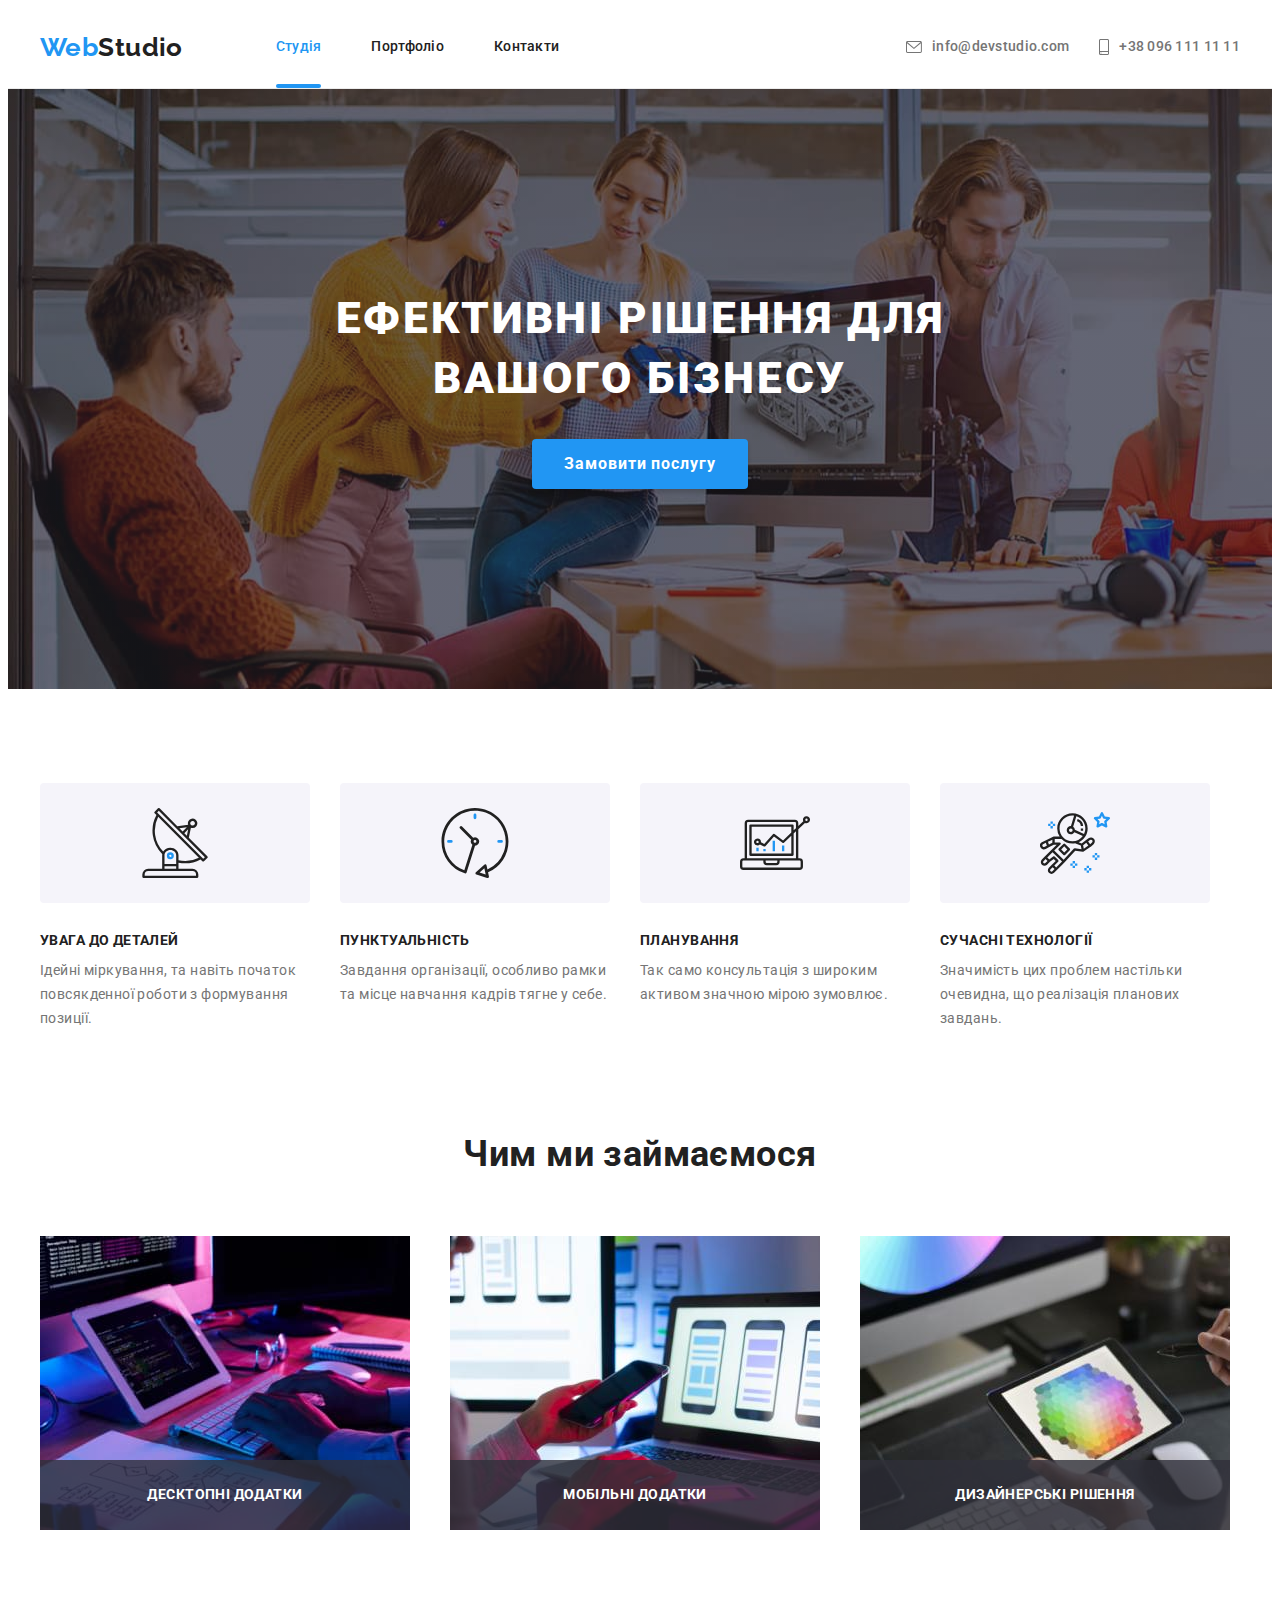
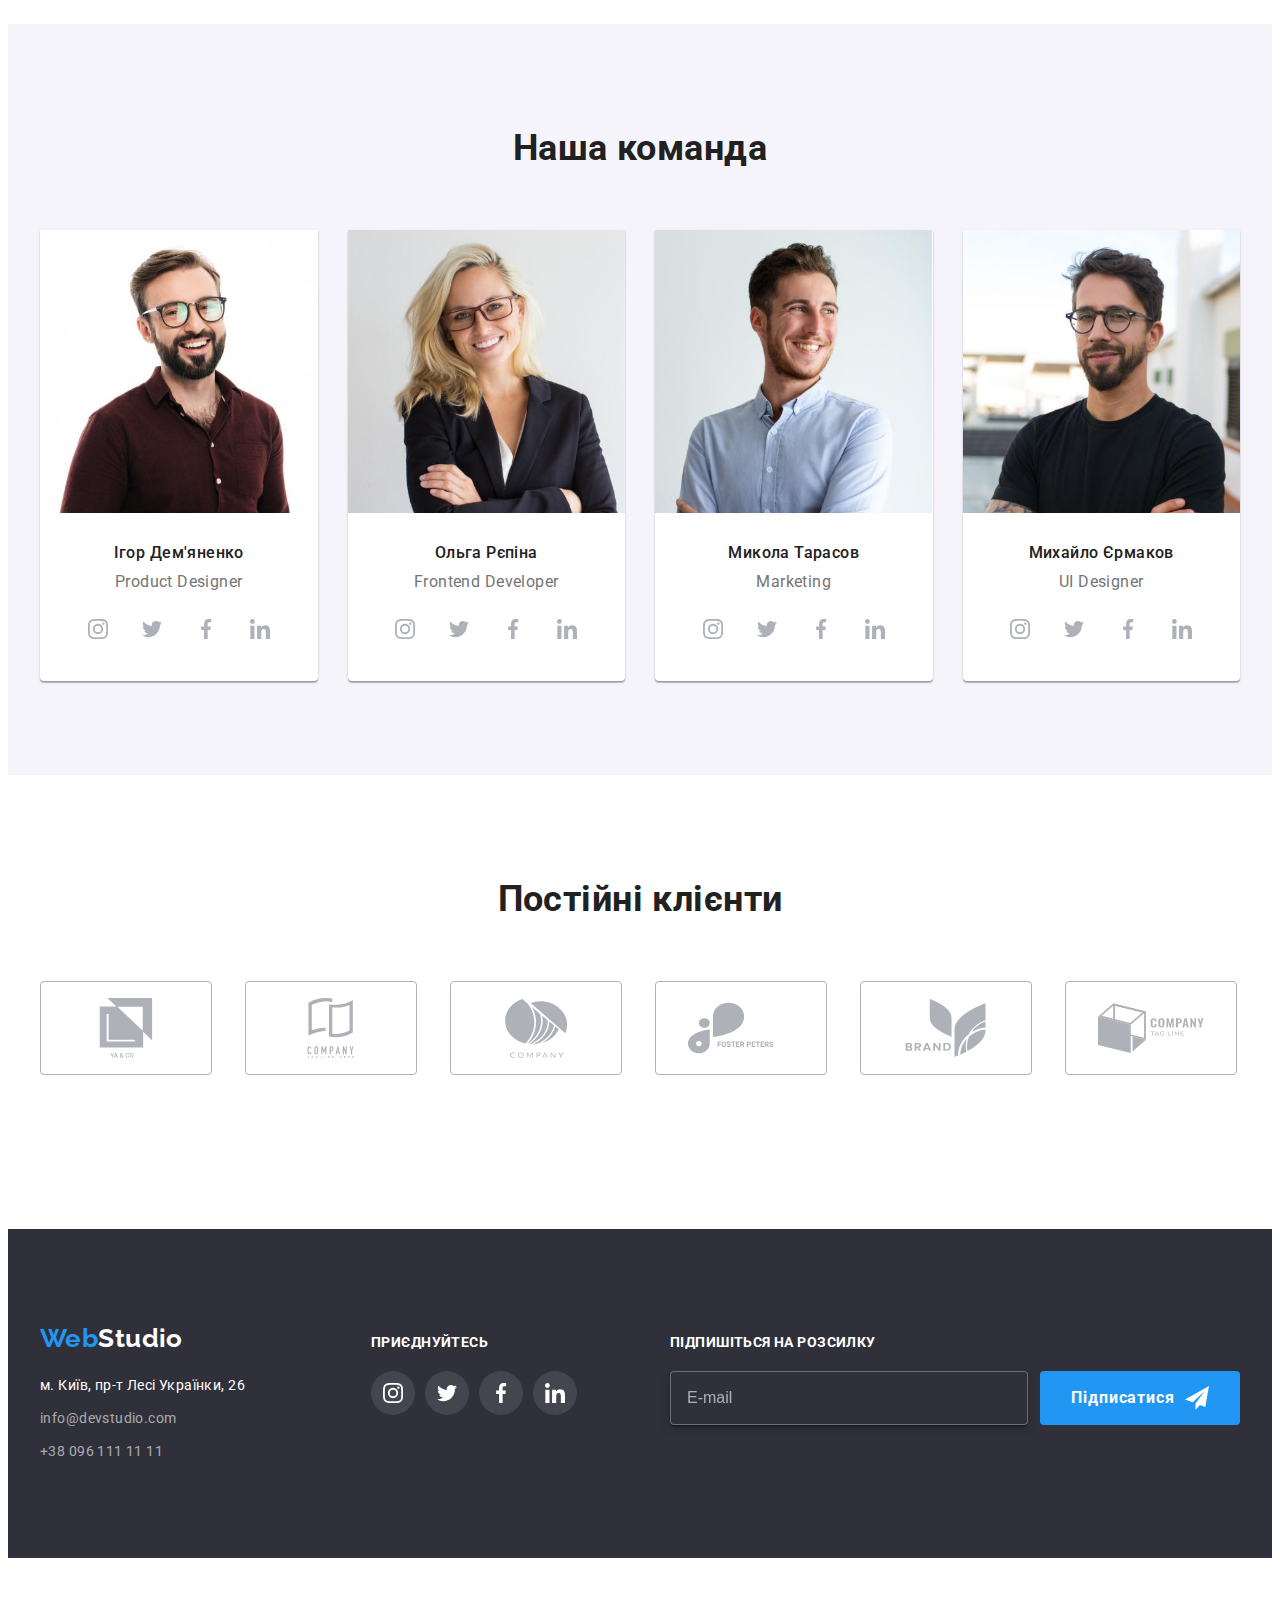
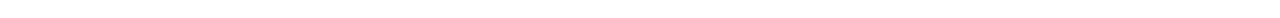
<file: index.html>
<!DOCTYPE html>
<html lang="uk">
  <head>
    <meta charset="UTF-8">
    <meta http-equiv="X-UA-Compatible" content="IE=edge">
    <meta name="viewport" content="width=device-width, initial-scale=1.0">
    <title>Студія</title>
    <link rel="preconnect" href="https://fonts.googleapis.com">
    <link rel="preconnect" href="https://fonts.gstatic.com" crossorigin>
    <link
      href="https://fonts.googleapis.com/css2?family=Raleway:wght@700&family=Roboto:wght@400;500;700;900&display=swap"
      rel="stylesheet">
    <link
      rel="stylesheet"
      href="https://cdnjs.cloudflare.com/ajax/libs/modern-normalize/1.1.0/modern-normalize.min.css"
      integrity="sha512-wpPYUAdjBVSE4KJnH1VR1HeZfpl1ub8YT/NKx4PuQ5NmX2tKuGu6U/JRp5y+Y8XG2tV+wKQpNHVUX03MfMFn9Q=="
      crossorigin="anonymous"
      referrerpolicy="no-referrer">
    <link rel="stylesheet" href="./css/main.min.css">
  </head>
  <body>
    <!--start header-->
    <header class="header">
      <div class="container header__container">
        <!--start novigation-->
        <nav class="navigation">
          <a class="logo header__logo link" href="./index.html">Web<span class="logo_theme_wight">Studio</span>
          </a>
          <ul class="nav-list list">
            <li class="nav-list__item">
              <a class="nav-list__link current link" href="./index.html"
                >Студія</a
              >
            </li>
            <li class="nav-list__item">
              <a class="nav-list__link link" href="./portfolio.html"
                >Портфоліо</a
              >
            </li>
            <li class="nav-list__item">
              <a class="nav-list__link link" href="">Контакти</a>
            </li>
          </ul>
        </nav>
        <!--start menu-->
        <button title="button" class="mobile-menu-btn" data-menu-open>
          <svg class="modal-menu-btn__icon" width="40" height="40">
            <use href="./img/sprite.svg#burger-menu-icon"></use>
          </svg>
        </button> 
        <!--start activ contacts-->
        <ul class="contacts-list list">
          <li class="contacts-list__item contacts-list__item-mail">
            <a class="contacts-list__link link" href="mailto:info@devstudio.com">
              <svg class="envelope" width="16" height="12">
                <use href="./img/sprite.svg#envelope"></use>
              </svg>
              info@devstudio.com
            </a>
          </li>
          <li class="contacts-list__item">
            <a class="contacts-list__link link" href="tel:+380961111111">
              <svg class="smartphone" width="10" height="16">
                <use href="./img/sprite.svg#smartphone"></use>
              </svg>
              +38 096 111 11 11
            </a>
          </li>
        </ul>
      </div>
      <!--end novigation, activ contacts, header-->
      <!--start mobile-menu-->
      <div class="mobile-menu" data-menu>
        <div class="container mobile-menu__container">
          <button title="button" class="mobile-menu__close-button" data-menu-close>
            <svg class="mobile-menu__close-icon" width="40" height="40">
              <use href="./img/sprite.svg#icon-close-menu"></use>
            </svg>
          </button>
          <ul class="mobile-menu-list list">
            <li class="mobile-menu-list__item"><a class="mobile-menu-list__link current link" href="./index.html">Студія</a></li>
            <li class="mobile-menu-list__item"><a class="mobile-menu-list__link link" href="./portfolio.html">Портфоліо</a></li>
            <li class="mobile-menu-list__item"><a class="mobile-menu-list__link link" href="">Контакти</a></li>
          </ul>
          <ul class="mobile-contacts-list">
            <li class="mobile-contacts-list__item-tel list"><a class="mobile-contacts-list__link-tel link" href="tel:+380961111111">+38 096 111 11 11</a></li>
            <li class="mobile-contacts-list__item-mail list"><a class="mobile-contacts-list__link-mail link" href="mailto:info@devstudio.com">info@devstudio.com</a></li>
          </ul>
          <ul class="mobile-social-list list">
            <li class="mobile-social-list__item"><a class="mobile-social-list__link link" href="">Instagram</a></li>
            <li class="mobile-social-list__item"><a class="mobile-social-list__link link" href="">Twitter</a></li>
            <li class="mobile-social-list__item"><a class="mobile-social-list__link link" href="">Facebook</a></li>
            <li class="mobile-social-list__item"><a class="mobile-social-list__link link" href="">LinkedIn</a></li>
          </ul>
        </div>
      </div>
    </header>
    <main>
      <!--start hero-->
      <section class="hero">
        <div class="container">
          <h1 class="main-title">Ефективні рішення для вашого бізнесу</h1>
          <button class="modal-btn hero__modal-btn" type="button" data-modal-open>
            Замовити послугу
          </button>
        </div>
      </section>
      <!--end hero-->
      <!--start features-->
      <section class="features section">
        <div class="container">
          <h2 class="title visually-hidden">Особливості</h2>
          <ul class="features-list list">
            <li class="features-list__item">
              <div class="features__button">
                <svg class="features__button_icon_antenna" width="70" height="70">
                  <use href="./img/sprite.svg#antenna"></use>
                </svg>
              </div>
              <h3 class="title-description features__title-description">УВАГА ДО ДЕТАЛЕЙ</h3>
              <p class="features__description">
                Ідейні міркування, та навіть початок повсякденної роботи з
                формування позиції.
              </p>
            </li>
            <li class="features-list__item">
              <div class="features__button">
                <svg class="features__button_icon_clock" width="70" height="70">
                  <use href="./img/sprite.svg#clock"></use>
                </svg>
              </div>
              <h3 class="title-description features__title-description">ПУНКТУАЛЬНІСТЬ</h3>
              <p class="features__description">
                Завдання організації, особливо рамки та місце навчання кадрів
                тягне у себе.
              </p>
            </li>
            <li class="features-list__item">
              <div class="features__button">
                <svg class="features__button_icon_diagram" width="70" height="70">
                  <use href="./img/sprite.svg#diagram"></use>
                </svg>
              </div>
              <h3 class="title-description features__title-description">ПЛАНУВАННЯ</h3>
              <p class="features__description">
                Так само консультація з широким активом значною мірою зумовлює.
              </p>
            </li>
            <li class="features-list__item">
              <div class="features__button">
                <svg class="features__button_icon_astronaut" width="70" height="70">
                  <use href="./img/sprite.svg#astronaut"></use>
                </svg>
              </div>
              <h3 class="title-description features__title-description">СУЧАСНІ ТЕХНОЛОГІЇ</h3>
              <p class="features__description">
                Значимість цих проблем настільки очевидна, що реалізація
                планових завдань.
              </p>
            </li>
          </ul>
        </div>
      </section>
      <!--end features-->
      <!--start work-->
      <section class="work section">
        <div class="container">
          <h2 class="title">Чим ми займаємося</h2>
          <ul class="work-list list">
            <li class="work-list__item">
              <picture>
                <source srcset="./img/work/box-1.webp 1x, ./img/work/box-1@2x.webp 2x" media="min-width: 1200px" type="image/webp">
                <source srcset="./img/work/box-1.jpg 1x, ./img/work/box-1@2x.jpg 2x" media="min-width: 1200px">
                <img
                class="work-list__img"
                src="./img/work/box-1.jpg"
                alt="створення Web-сторінки у VS Code"
                >
              </picture>
              <div class="lable">
                <p class="title-description lable__title-description">Десктопні додатки</p>
              </div>
            </li>
            <li class="work-list__item">
              <picture>
                <source srcset="./img/work/box-2.webp 1x, ./img/work/box-2@2x.webp 2x" media="min-width: 1200px" type="image/webp">
                <source srcset="./img/work/box-2.jpg 1x, ./img/work/box-2@2x.jpg 2x" media="min-width: 1200px">
              <img
                class="work-list__img"
                src="./img/work/box-2.jpg"
                alt="адаптація Web-сторінки"
                >
              </picture>
              <div class="lable">
                <p class="title-description lable__title-description">Мобільні додатки</p>
              </div>
            </li>
            <li class="work-list__item">
              <picture>
                <source srcset="./img/work/box-3.webp 1x, ./img/work/box-3@2x.webp 2x" media="min-width: 1200px" type="image/webp">
                <source srcset="./img/work/box-3.jpg 1x, ./img/work/box-3@2x.jpg 2x" media="min-width: 1200px">
              <img
                class="work-list__img"
                src="./img/work/box-3.jpg"
                alt="стилізация Web-сторінки у VS Code"
                >
              </picture>
              <div class="lable">
                <p class="title-description lable__title-description">Дизайнерські рішення</p>
              </div>
            </li>
          </ul>
        </div>
      </section>
      <!--end work-->
      <!--start team-->
      <section class="team section">
        <div class="container">
          <h2 class="title">Наша команда</h2>
          <ul class="team-list list">
            <li class="team-list__item">
              <picture>
                <source srcset="./img/team/img-desktop-1.webp 1x, ./img/team/img-desktop-1@2x.webp 2x " media="min-width: 1200px" type="image/webp"
                >
                <source srcset="./img/team/img-desktop-1.jpg 1x, ./img/team/img-desktop-1@2x.jpg 2x" media="min-width: 1200px" type="image/jpeg"
                >
                <source srcset="./img/team/img-tablet-1.webp 1x, ./img/team/img-tablet-1@2x.webp 2x " media="min-width: 768px" type="image/webp"
                >
                <source srcset="./img/team/img-tablet-1.jpg 1x, ./img/team/img-tablet-1@2x.jpg 2x" media="min-width: 768px" type="image/jpeg"
                >
                <source srcset="./img/team/img-mobile-1.webp 1x, ./img/team/img-mobile-1@2x.webp 2x " media="max-width: 767px" type="image/webp"
                >
                <source srcset="./img/team/img-mobile-1.jpg 1x, ./img/team/img-mobile-1@2x.jpg 2x" media="max-width: 767px" type="image/jpeg"
                >
                <img
                  class="team-list__img"
                  src="./img/team/img-mobile-1.jpg"
                  alt="Ігор Дем'яненко">
              </picture>
              <div class="team-members">
                <h3 class="team-members__name">Ігор Дем'яненко</h3>
                <p class="team-members__position">Product Designer</p>
                <ul class="social-list list">
                  <li class="social-list__item">
                    <a class="social-list__link link" href="">
                      <svg class="social-list__icon" width="20" height="20">
                        <use href="./img/sprite.svg#instagram"></use>
                      </svg>
                    </a>
                  </li>
                  <li class="social-list__item">
                    <a class="social-list__link link" href="">
                      <svg class="social-list__icon" width="20" height="20">
                        <use href="./img/sprite.svg#twitter"></use>
                      </svg>
                    </a>
                  </li>
                  <li class="social-list__item">
                    <a class="social-list__link link" href="">
                      <svg class="social-list__icon" width="20" height="20">
                        <use href="./img/sprite.svg#facebook"></use>
                      </svg>
                    </a>
                  </li>
                  <li class="social-list__item">
                    <a class="social-list__link link" href="">
                      <svg class="social-list__icon" width="20" height="20">
                        <use href="./img/sprite.svg#linkedin"></use>
                      </svg>
                    </a>
                  </li>
                </ul>
              </div>
            </li>
            <li class="team-list__item">
              <pecture>
                <source srcset="./img/team/img-desktop-2.webp 1x, ./img/team/img-desktop-2@2x.webp 2x " media="min-width: 1200px" type="image/webp"
                >
                <source srcset="./img/team/img-desktop-2.jpg 1x, ./img/team/img-desktop-2@2x.jpg 2x" media="min-width: 1200px"
                >
                <source srcset="./img/team/img-tablet-2.webp 1x, ./img/team/img-tablet-2@2x.webp 2x " media="min-width: 768px" type="image/webp"
                >
                <source srcset="./img/team/img-tablet-2.jpg 1x, ./img/team/img-tablet-2@2x.jpg 2x" media="min-width: 768px"
                >
                <source srcset="./img/team/img-mobile-2.webp 1x, ./img/team/img-mobile-2@2x.webp 2x " media="max-width: 767px" type="image/webp"
                >
                <source srcset="./img/team/img-mobile-2.jpg 1x, ./img/team/img-mobile-2@2x.jpg 2x" media="max-width: 767px"
                >
                <img
                  class="team-list__img"
                  src="./img/team/img-mobile-2.jpg"
                  alt="Ольга Рєпіна"
                  >
              </pecture>
              <div class="team-members">
                <h3 class="team-members__name">Ольга Рєпіна</h3>
                <p class="team-members__position">Frontend Developer</p>
                <ul class="social-list list">
                  <li class="social-list__item">
                    <a class="social-list__link link" href="">
                      <svg class="social-list__icon" width="20" height="20">
                        <use href="./img/sprite.svg#instagram"></use>
                      </svg>
                    </a>
                  </li>
                  <li class="social-list__item">
                    <a class="social-list__link link" href="">
                      <svg class="social-list__icon" width="20" height="20">
                        <use href="./img/sprite.svg#twitter"></use>
                      </svg>
                    </a>
                  </li>
                  <li class="social-list__item">
                    <a class="social-list__link link" href="">
                      <svg class="social-list__icon" width="20" height="20">
                        <use href="./img/sprite.svg#facebook"></use>
                      </svg>
                    </a>
                  </li>
                  <li class="social-list__item">
                    <a class="social-list__link link" href="">
                      <svg class="social-list__icon" width="20" height="20">
                        <use href="./img/sprite.svg#linkedin"></use>
                      </svg>
                    </a>
                  </li>
                </ul>
              </div>
            </li>
            <li class="team-list__item">
              <pecture>
                <source srcset="./img/team/img-desktop-3.webp 1x, ./img/team/img-desktop-3@2x.webp 2x " media="min-width: 1200px" type="image/webp"
                >
                <source srcset="./img/team/img-desktop-3.jpg 1x, ./img/team/img-desktop-3@2x.jpg 2x" media="min-width: 1200px"
                >
                <source srcset="./img/team/img-tablet-3.webp 1x, ./img/team/img-tablet-3@2x.webp 2x " media="min-width: 768px" type="image/webp"
                >
                <source srcset="./img/team/img-tablet-3.jpg 1x, ./img/team/img-tablet-3@2x.jpg 2x" media="min-width: 768px"
                >
                <source srcset="./img/team/img-mobile-3.webp 1x, ./img/team/img-mobile-3@2x.webp 2x " media="max-width: 767px" type="image/webp"
                >
                <source srcset="./img/team/img-mobile-3.jpg 1x, ./img/team/img-mobile-3@2x.jpg 2x" media="max-width: 767px"
                >
                <img
                  class="team-list__img"
                  src="./img/team/img-mobile-3.jpg"
                  alt="Микола Тарасов"
                  >
              </pecture>
              <div class="team-members">
                <h3 class="team-members__name">Микола Тарасов</h3>
                <p class="team-members__position">Marketing</p>
                <ul class="social-list list">
                  <li class="social-list__item">
                    <a class="social-list__link link" href="">
                      <svg class="social-list__icon" width="20" height="20">
                        <use href="./img/sprite.svg#instagram"></use>
                      </svg>
                    </a>
                  </li>
                  <li class="social-list__item">
                    <a class="social-list__link link" href="">
                      <svg class="social-list__icon" width="20" height="20">
                        <use href="./img/sprite.svg#twitter"></use>
                      </svg>
                    </a>
                  </li>
                  <li class="social-list__item">
                    <a class="social-list__link link" href="">
                      <svg class="social-list__icon" width="20" height="20">
                        <use href="./img/sprite.svg#facebook"></use>
                      </svg>
                    </a>
                  </li>
                  <li class="social-list__item">
                    <a class="social-list__link link" href="">
                      <svg class="social-list__icon" width="20" height="20">
                        <use href="./img/sprite.svg#linkedin"></use>
                      </svg>
                    </a>
                  </li>
                </ul>
              </div>
            </li>
            <li class="team-list__item">
              <pecture>
                <source srcset="./img/team/img-desktop-4.webp 1x, ./img/team/img-desktop-4@2x.webp 2x " media="min-width: 1200px" type="image/webp"
                >
                <source srcset="./img/team/img-desktop-4.jpg 1x, ./img/team/img-desktop-4@2x.jpg 2x" media="min-width: 1200px"
                >
                <source srcset="./img/team/img-tablet-4.webp 1x, ./img/team/img-tablet-4@2x.webp 2x " media="min-width: 768px" type="image/webp"
                >
                <source srcset="./img/team/img-tablet-4.jpg 1x, ./img/team/img-tablet-4@2x.jpg 2x" media="min-width: 768px"
                >
                <source srcset="./img/team/img-mobile-4.webp 1x, ./img/team/img-mobile-4@2x.webp 2x " media="max-width: 767px" type="image/webp"
                >
                <source srcset="./img/team/img-mobile-4.jpg 1x, ./img/team/img-mobile-4@2x.jpg 2x" media="max-width: 767px"
                >
                <img
                class="team-list__img"
                src="./img/team/img-mobile-4.jpg"
                alt="Михайло Єрмаков"
                >
              </pecture>
              
              <div class="team-members">
                <h3 class="team-members__name">Михайло Єрмаков</h3>
                <p class="team-members__position">UI Designer</p>
                <ul class="social-list list">
                  <li class="social-list__item">
                    <a class="social-list__link link" href="">
                      <svg class="social-list__icon" width="20" height="20">
                        <use href="./img/sprite.svg#instagram"></use>
                      </svg>
                    </a>
                  </li>
                  <li class="social-list__item">
                    <a class="social-list__link link" href="">
                      <svg class="social-list__icon" width="20" height="20">
                        <use href="./img/sprite.svg#twitter"></use>
                      </svg>
                    </a>
                  </li>
                  <li class="social-list__item">
                    <a class="social-list__link link" href="">
                      <svg class="social-list__icon" width="20" height="20">
                        <use href="./img/sprite.svg#facebook"></use>
                      </svg>
                    </a>
                  </li>
                  <li class="social-list__item">
                    <a class="social-list__link link" href="">
                      <svg class="social-list__icon" width="20" height="20">
                        <use href="./img/sprite.svg#linkedin"></use>
                      </svg>
                    </a>
                  </li>
                </ul>
              </div>
            </li>
          </ul>
        </div>
      </section>
      <!--end team-->
      <!--start clients-->
      <section class="clients section">
        <div class="container">
          <h2 class="title">Постійні клієнти</h2>
          <ul class="clients-list list">
            <li class="clients-list__item">
              <a class="clients-list__link link" href="">
                <svg class="clients-list__icon" width="106" height="60">
                  <use href="./img/sprite.svg#logo-1"></use>
                </svg>
              </a>
            </li>
            <li class="clients-list__item">
              <a class="clients-list__link link" href="">
                <svg class="clients-list__icon" width="106" height="60">
                  <use href="./img/sprite.svg#logo-2"></use>
                </svg>
              </a>
            </li>
            <li class="clients-list__item">
              <a class="clients-list__link link" href="">
                <svg class="clients-list__icon" width="106" height="60">
                  <use href="./img/sprite.svg#logo-3"></use>
                </svg>
              </a>
            </li>
            <li class="clients-list__item">
              <a class="clients-list__link link" href="">
                <svg class="clients-list__icon" width="106" height="60">
                  <use href="./img/sprite.svg#logo-4"></use>
                </svg>
              </a>
            </li>
            <li class="clients-list__item">
              <a class="clients-list__link link" href="">
                <svg class="clients-list__icon" width="106" height="60">
                  <use href="./img/sprite.svg#logo-5"></use>
                </svg>
              </a>
            </li>
            <li class="clients-list__item">
              <a class="clients-list__link link" href="">
                <svg class="clients-list__icon" width="106" height="60">
                  <use href="./img/sprite.svg#logo-6"></use>
                </svg>
              </a>
            </li>
          </ul>
        </div>
      </section>
      <!--start footer-->
    </main>
    <footer class="footer section">
      <div class="container footer__container">
        <div class="footer__wrapper wrapper-address">
          <p class="logo footer__logo">Web<span class="logo_theme_dark">Studio</span>
          </p>
          <address class="address">
            <ul class="address-list list">
              <li class="address-list__item">
                <p class="address-post">м. Київ, пр-т Лесі Українки, 26</p>
              </li>
              <li class="address-list__item">
                <a class="address-list__link link" href="mailto:info@devstudio.com">
                info@devstudio.com
                </a>
              </li>
              <li class="address-list__item">
                <a class="address-list__link link" href="tel:+380961111111">
                +38 096 111 11 11
                </a>
              </li>
            </ul>
          </address>
        </div>
        <div class="footer__wrapper wrapper-associate">
          <p class="footer__associate">приєднуйтесь</p>
          <ul class="social-list list">
            <li class="social-list__item-associate">
              <a class="social-list__link link" href="">
                <svg class="social-list__icon-networks" width="20" height="20">
                  <use href="./img/sprite.svg#instagram"></use>
                </svg>
              </a>
            </li>
            <li class="social-list__item-associate">
              <a class="social-list__link link" href="">
                <svg class="social-list__icon-networks" width="20" height="20">
                  <use href="./img/sprite.svg#twitter"></use>
                </svg>
              </a>
            </li>
            <li class="social-list__item-associate">
              <a class="social-list__link link" href="">
                <svg class="social-list__icon-networks" width="20" height="20">
                  <use href="./img/sprite.svg#facebook"></use>
                </svg>
              </a>
            </li>
            <li class="social-list__item-associate">
              <a class="social-list__link link" href="">
                <svg class="social-list__icon-networks" width="20" height="20">
                  <use href="./img/sprite.svg#linkedin"></use>
                </svg>
              </a>
            </li>
          </ul>
        </div>
        <div class="wrapper wrapper-subscription">
          <div class="subscription">
            <label class="contact-form-field footer__contact-form-field">
            Підпишіться на розсилку
            </label>
          </div>
          <form class="footer__contact-form"><input name="user-email" class="contact-form__input-subscription" type="email" placeholder="E-mail">
            <button type="submit" class="modal-btn submit-btn-subscription">Підписатися<svg class="icon-sent" width="24" height="24">
                <use href="./img/sprite.svg#icon-send"></use>
              </svg>
            </button>
          </form>
        </div>
      </div>
    </footer>
    <!--end footer-->
    <!-- start modal window-->
    <div class="backdrop is-hidden" data-modal>
      <div class="modal-window">
        <button type="button" class="modal-close-btn" data-modal-close>
          <svg class="icon-close" width="18" height="18">
            <use href="./img/sprite.svg#icon-close"></use>
          </svg>
        </button>
        <p class="modal-window__details">Залиште свої дані, ми вам передзвонимо</p>
        <form class="contact-form">
          <label class="contact-form-field">
            <span class="contact-form__content">Ім'я</span>
            <span class="contact-form__input-wrapper"><input
              name="user-name"
              class="contact-form__input"
              type="text"
              required>
              <svg class="contact-form__input-icon" width="18" height="18">
                <use href="./img/sprite.svg#person" width="18" height="18"></use>
              </svg>
            </span>
          </label>
          <label class="contact-form-field">
            <span class="contact-form__content">Телефон</span>
            <span class="contact-form__input-wrapper">
              <input
              name="user-phone"
              class="contact-form__input"
              type="tel"
              required>
              <svg class="contact-form__input-icon" width="18" height="18">
                <use href="./img/sprite.svg#phone"></use>
              </svg>
            </span>
          </label>
          <label class="contact-form-field">
            <span class="contact-form__content">Пошта</span>
            <span class="contact-form__input-wrapper">
              <input
              name="user-email"
              class="contact-form__input"
              type="email"
              required>
              <svg class="contact-form__input-icon" width="18" height="18">
                <use href="./img/sprite.svg#email"></use>
              </svg>
            </span>
          </label>
          <label class="contact-form-field contact-form-field__message">
            <span class="contact-form__content">Коментар</span>
            <textarea name="user-message" class="contact-form__message" rows="5" placeholder="Введіть текст"></textarea>
          </label>
          <div class="contact-form__checkbox-wrapper">
            <input
              name="accept-policy"
              type="checkbox"
              class="contact-form__checkbox visually-hidden" id="policy-checkbox"
              required>
            <label for="policy-checkbox" class="contact-form__checkbox-label">
              Погоджуюся з розсилкою та приймаю &nbsp;
              <a class="contact-form__terms" href="">Умови договору</a>
            </label>
          </div>
          <button type="submit" class="modal-btn contact-form__submit-btn">
            Відправити
          </button>
        </form>
      </div>
    </div>
    <!-- end modal window -->
    <!-- start script--> 
    <script src="./js/modal.js"></script>
    <script src="./js/menu.js"></script>
    <!-- end script -->
  </body>
</html>
</file>
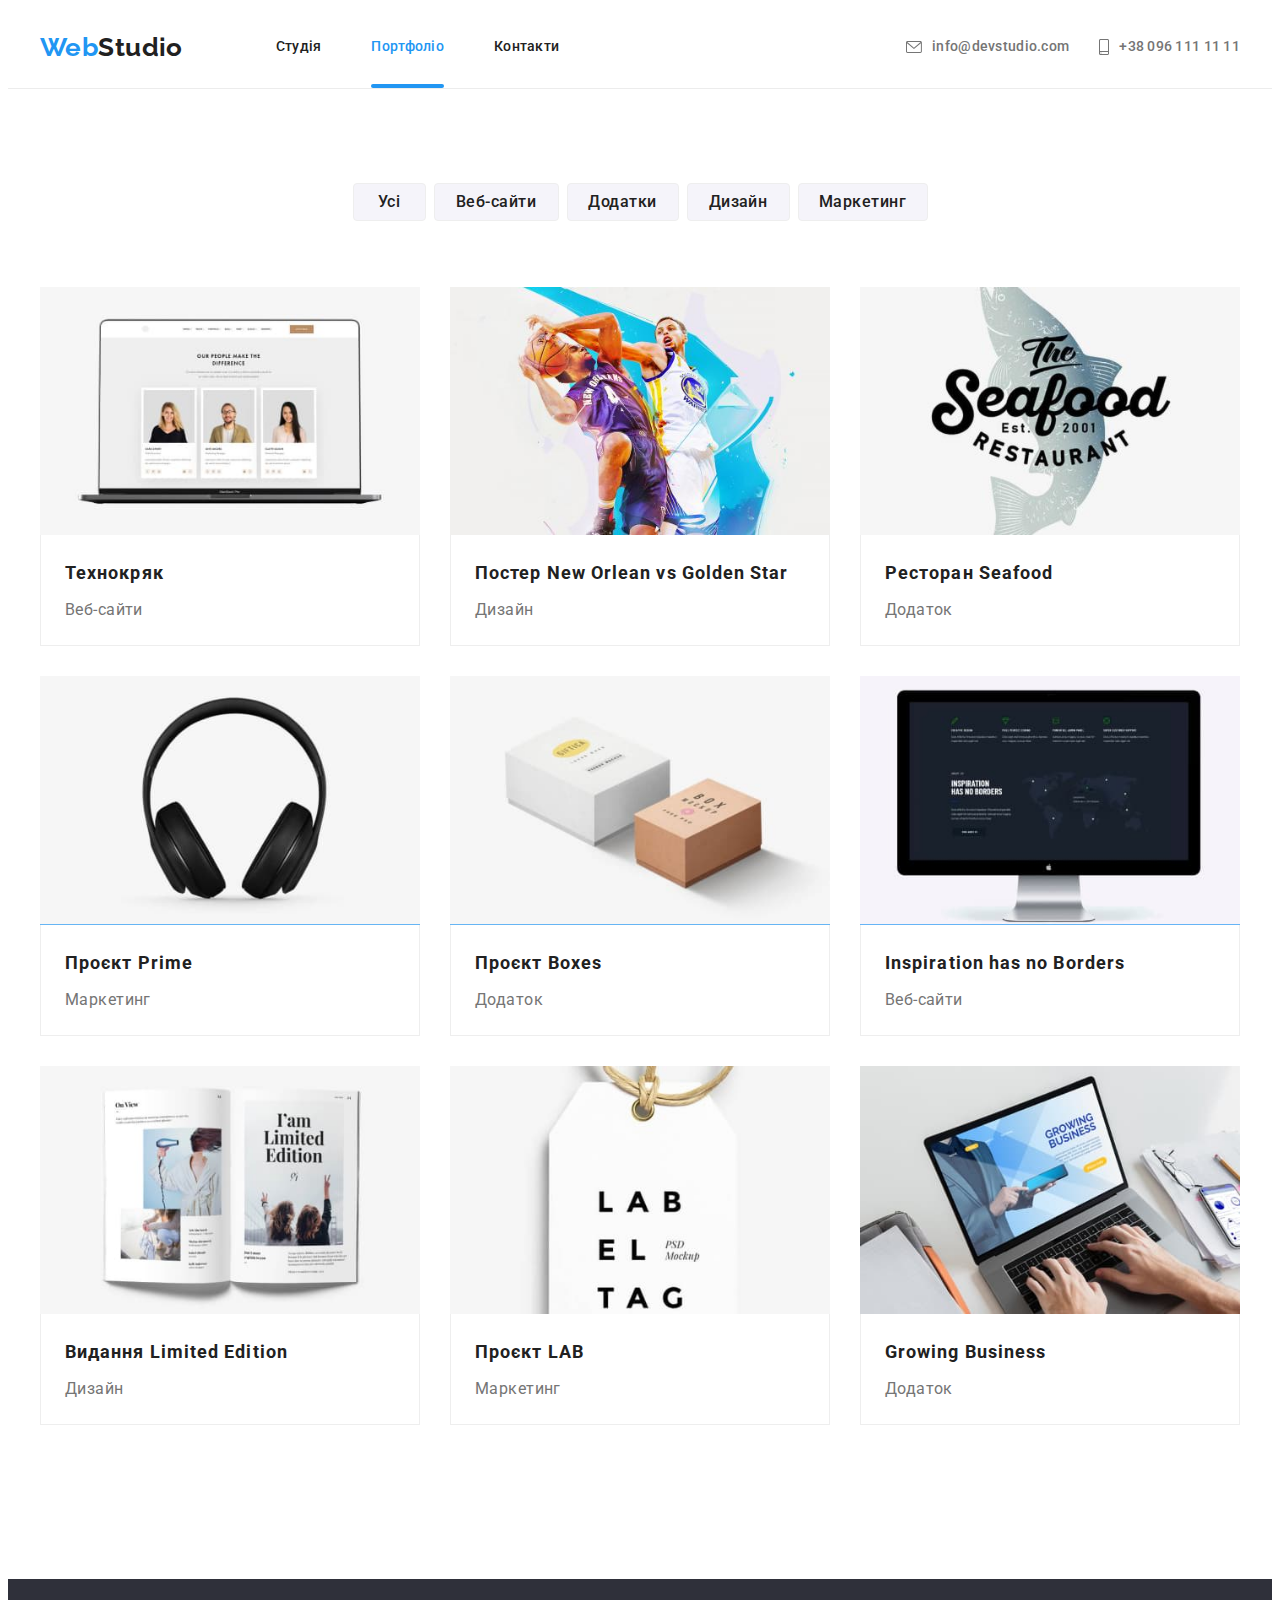
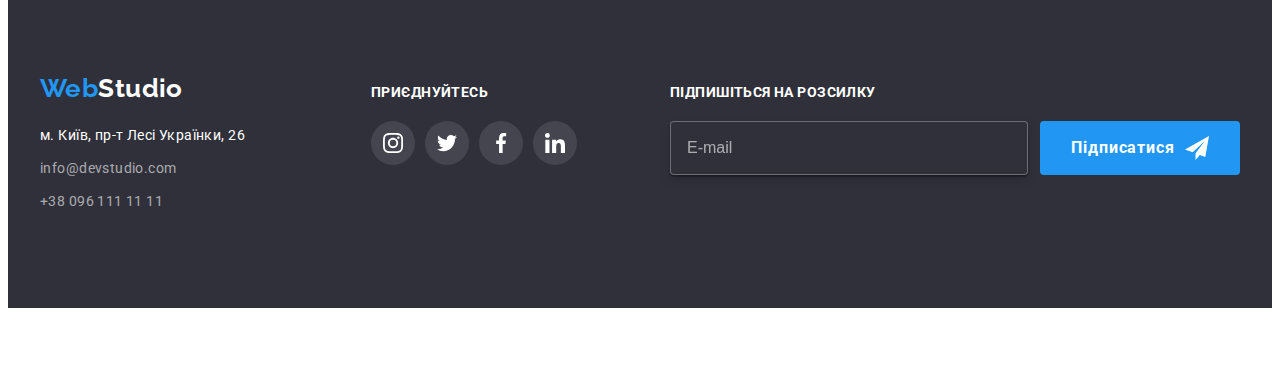
<file: portfolio.html>
<!DOCTYPE html>
<html lang="uk">
  <head>
    <meta charset="UTF-8">
    <meta http-equiv="X-UA-Compatible" content="IE=edge">
    <meta name="viewport" content="width=device-width, initial-scale=1.0">
    <title>Портфоліо</title>
    <link rel="preconnect" href="https://fonts.googleapis.com">
    <link rel="preconnect" href="https://fonts.gstatic.com" crossorigin>
    <link
      href="https://fonts.googleapis.com/css2?family=Raleway:wght@700&family=Roboto:wght@400;500;700;900&display=swap"
      rel="stylesheet">
    <link
      rel="stylesheet"
      href="https://cdnjs.cloudflare.com/ajax/libs/modern-normalize/1.1.0/modern-normalize.min.css"
      integrity="sha512-wpPYUAdjBVSE4KJnH1VR1HeZfpl1ub8YT/NKx4PuQ5NmX2tKuGu6U/JRp5y+Y8XG2tV+wKQpNHVUX03MfMFn9Q=="
      crossorigin="anonymous"
      referrerpolicy="no-referrer">
    <link rel="stylesheet" href="./css/main.min.css">
  </head>
  <body>
    <!--start header-->
    <header class="header">
      <div class="container header__container">
        <nav class="navigation">
          <a class="logo header__logo link" href="./index.html">Web<span class="logo_theme_wight">Studio</span>
          </a>
          <ul class="nav-list list">
            <li class="nav-list__item">
              <a class="nav-list__link link" href="./index.html">Студія</a>
            </li>
            <li class="nav-list__item">
              <a class="nav-list__link current link" href="./portfolio.html">Портфоліо</a>
            </li>
            <li class="nav-list__item">
              <a class="nav-list__link link" href="">Контакти</a>
            </li>
          </ul>
        </nav>
        <!--start menu-->
        <button title="button" class="mobile-menu-btn" data-menu-open>
          <svg class="modal-menu-btn__icon" width="40" height="40">
            <use href="./img/sprite.svg#burger-menu-icon"></use>
          </svg>
        </button> 
        <!--start activ contacts-->
        <ul class="contacts-list list">
          <li class="contacts-list__item contacts-list__item-mail">
            <a class="contacts-list__link link" href="mailto:info@devstudio.com">
              <svg class="envelope" width="16" height="12">
                <use href="./img/sprite.svg#envelope"></use>
              </svg>
              info@devstudio.com
            </a>
          </li>
          <li class="contacts-list__item">
            <a class="contacts-list__link link" href="tel:+380961111111">
              <svg class="smartphone" width="10" height="16">
                <use href="./img/sprite.svg#smartphone"></use>
              </svg>
              +38 096 111 11 11
            </a>
          </li>
        </ul>
      </div>
      <!--end novigation, activ contacts, header-->
            <!--start mobile-menu-->
      <div class="mobile-menu" data-menu>
        <div class="container mobile-menu__container">
          <button title="button" class="mobile-menu__close-button" data-menu-close>
            <svg class="mobile-menu__close-icon" width="40" height="40">
              <use href="./img/sprite.svg#icon-close-menu"></use>
            </svg>
          </button>
          <ul class="mobile-menu-list list">
            <li class="mobile-menu-list__item"><a class="mobile-menu-list__link link" href="./index.html">Студія</a></li>
            <li class="mobile-menu-list__item"><a class="mobile-menu-list__link current link" href="./portfolio.html">Портфоліо</a></li>
            <li class="mobile-menu-list__item"><a class="mobile-menu-list__link link" href="">Контакти</a></li>
          </ul>
          <ul class="mobile-contacts-list">
            <li class="mobile-contacts-list__item-tel list"><a class="mobile-contacts-list__link-tel link" href="tel:+380961111111">+38 096 111 11 11</a></li>
            <li class="mobile-contacts-list__item-mail list"><a class="mobile-contacts-list__link-mail link" href="mailto:info@devstudio.com">info@devstudio.com</a></li>
          </ul>
          <ul class="mobile-social-list list">
            <li class="mobile-social-list__item"><a class="mobile-social-list__link link" href="">Instagram</a></li>
            <li class="mobile-social-list__item"><a class="mobile-social-list__link link" href="">Twitter</a></li>
            <li class="mobile-social-list__item"><a class="mobile-social-list__link link" href="">Facebook</a></li>
            <li class="mobile-social-list__item"><a class="mobile-social-list__link link" href="">LinkedIn</a></li>
          </ul>
        </div>
      </div>
    </header>
    <!--end header-->
    <main>
      <!--start portfolio-->
      <section class="portfolio section">
        <div class="container portfolio__container">
          <h1 class="main-title visually-hidden">Наші проекти</h1>
          <ul class="filters-list list">
            <li class="filters-list__item">
              <button class="filters-list__btn filters-list__btn-all" type="button">
                Усі
              </button>
            </li>
            <li class="filters-list__item">
              <button class="filters-list__btn filters-list__btn-web" type="button">
                Веб-сайти
              </button>
            </li>
            <li class="filters-list__item">
              <button class="filters-list__btn filters-list__btn-add" type="button">
                Додатки
              </button>
            </li>
            <li class="filters-list__item">
              <button class="filters-list__btn filters-list__btn-diz" type="button">
                Дизайн
              </button>
            </li>
            <li class="filters-list__item">
              <button class="filters-list__btn filters-list__btn-mrcet" type="button">
                Маркетинг
              </button>
            </li>
          </ul>
          <ul class="projects-list list">
            <li class="projects-list__item">
              <a class="projects-list__link link">
                <div class="projects-list__thumb">
                  <picture>
                    <source srcset="./img/portfolio/group-1desktop.webp 1x, ./img/portfolio/group-1desktop@2x.webp 2x" media="min-width: 1200px" type="img/webp">
                    <source srcset="./img/portfolio/group-1desktop.jpg 1x, ./img/portfolio/group-1desktop@2x.jpg 2x" media="min-width: 1200px">
                    <source srcset="./img/portfolio/group-1tablet.webp 1x, ./img/portfolio/group-1tablet@2x.webp 2x" media="min-width: 768px" type="img/webp">
                    <source srcset="./img/portfolio/group-1tablet.jpg 1x, ./img/portfolio/group-1tablet@2x.jpg 2x" media="min-width: 768px">
                    <source srcset="./img/portfolio/group-1mobile.webp 1x, ./img/portfolio/group-1mobile@2x.webp 2x" media="max-width: 767px" type="img/webp">
                    <source srcset="./img/portfolio/group-1mobile.jpg 1x, ./img/portfolio/group-1mobile@2x.jpg 2x" media="max-width: 767px">
                    <img
                    class="projects-list__item-img"
                    src="./img/portfolio/group-1mobile.jpg"
                    alt="фото проектів"
                    >
                  </picture> 
                  <div class="overlay">
                    <p class="projects-list__item-description">
                      Ресурс пропонує комплексні пропозиції з різним рівнем
                      функціоналу та сервісів. Все це дозволить відвідувачу
                      отримати вичерпні відомості про компанію чи приватну
                      особу.
                    </p>
                  </div>
                </div>
                <div class="projects-list__item-content first-projects">
                  <h2 class="projects-list__item-title">Технокряк</h2>
                  <p class="projects-list__item-direction">Веб-сайти</p>
                </div>
              </a>
            </li>
            <li class="projects-list__item">
              <a class="projects-list__link link">
                <div class="projects-list__thumb">
                  <picture>
                    <source srcset="./img/portfolio/group-2desktop.webp 1x, ./img/portfolio/group-2desktop@2x.webp 2x" media="min-width: 1200px" type="img/webp">
                    <source srcset="./img/portfolio/group-2desktop.jpg 1x, ./img/portfolio/group-2desktop@2x.jpg 2x" media="min-width: 1200px">
                    <source srcset="./img/portfolio/group-2tablet.webp 1x, ./img/portfolio/group-2tablet@2x.webp 2x" media="min-width: 768px" type="img/webp">
                    <source srcset="./img/portfolio/group-2tablet.jpg 1x, ./img/portfolio/group-2tablet@2x.jpg 2x" media="min-width: 768px">
                    <source srcset="./img/portfolio/group-2mobile.webp 1x, ./img/portfolio/group-2mobile@2x.webp 2x" media="max-width: 767px" type="img/webp">
                    <source srcset="./img/portfolio/group-2mobile.jpg 1x, ./img/portfolio/group-2mobile@2x.jpg 2x" media="max-width: 767px">
                    <img
                    class="projects-list__item-img"
                    src="./img/portfolio/group-2mobile.jpg"
                    alt="фото проектів"
                    >
                  </picture> 
                  <div class="overlay">
                    <p class="projects-list__item-description">
                      Lorem, ipsum dolor sit amet consectetur adipisicing elit.
                      Quis cum quibusdam similique debitis eos, fuga in ipsum
                      quaerat impedit, nam error atque sequi laudantium incidunt
                      hic assumenda! Autem, voluptatum ratione.
                    </p>
                  </div>
                </div>
                <div class="projects-list__item-content">
                  <h2 class="projects-list__item-title">
                    Постер New Orlean vs Golden Star
                  </h2>
                  <p class="projects-list__item-direction">Дизайн</p>
                </div>
              </a>
            </li>
            <li class="projects-list__item">
              <a class="projects-list__link link">
                <div class="projects-list__thumb">
                  <picture>
                    <source srcset="./img/portfolio/group-3desktop.webp 1x, ./img/portfolio/group-3desktop@2x.webp 2x" media="min-width: 1200px" type="img/webp">
                    <source srcset="./img/portfolio/group-3desktop.jpg 1x, ./img/portfolio/group-3desktop@2x.jpg 2x" media="min-width: 1200px">
                    <source srcset="./img/portfolio/group-3tablet.webp 1x, ./img/portfolio/group-3tablet@2x.webp 2x" media="min-width: 768px" type="img/webp">
                    <source srcset="./img/portfolio/group-3tablet.jpg 1x, ./img/portfolio/group-3tablet@2x.jpg 2x" media="min-width: 768px">
                    <source srcset="./img/portfolio/group-3mobile.webp 1x, ./img/portfolio/group-3mobile@2x.webp 2x" media="max-width: 767px" type="img/webp">
                    <source srcset="./img/portfolio/group-3mobile.jpg 1x, ./img/portfolio/group-3mobile@2x.jpg 2x" media="max-width: 767px">
                    <img
                    class="projects-list__item-img"
                    src="./img/portfolio/group-3mobile.jpg"
                    alt="фото проектів"
                    >
                  </picture> 
                  <div class="overlay">
                    <p class="projects-list__item-description">
                      Lorem, ipsum dolor sit amet consectetur adipisicing elit.
                      Quis cum quibusdam similique debitis eos, fuga in ipsum
                      quaerat impedit, nam error atque sequi laudantium incidunt
                      hic assumenda! Autem, voluptatum ratione.
                    </p>
                  </div>
                </div>
                <div class="projects-list__item-content">
                  <h2 class="projects-list__item-title">Ресторан Seafood</h2>
                  <p class="projects-list__item-direction">Додаток</p>
                </div>
              </a>
            </li>
            <li class="projects-list__item">
              <a class="projects-list__link link">
                <div class="projects-list__thumb">
                  <picture>
                    <source srcset="./img/portfolio/group-4desktop.webp 1x, ./img/portfolio/group-4desktop@2x.webp 2x" media="min-width: 1200px" type="img/webp">
                    <source srcset="./img/portfolio/group-4desktop.jpg 1x, ./img/portfolio/group-4desktop@2x.jpg 2x" media="min-width: 1200px">
                    <source srcset="./img/portfolio/group-4tablet.webp 1x, ./img/portfolio/group-4tablet@2x.webp 2x" media="min-width: 768px" type="img/webp">
                    <source srcset="./img/portfolio/group-4tablet.jpg 1x, ./img/portfolio/group-4tablet@2x.jpg 2x" media="min-width: 768px">
                    <source srcset="./img/portfolio/group-4mobile.webp 1x, ./img/portfolio/group-4mobile@2x.webp 2x" media="max-width: 767px" type="img/webp">
                    <source srcset="./img/portfolio/group-4mobile.jpg 1x, ./img/portfolio/group-4mobile@2x.jpg 2x" media="max-width: 767px">
                    <img
                    class="projects-list__item-img"
                    src="./img/portfolio/group-4mobile.jpg"
                    alt="фото проектів"
                    >
                  </picture> 
                  <div class="overlay">
                    <p class="projects-list__item-description">
                      Lorem, ipsum dolor sit amet consectetur adipisicing elit.
                      Quis cum quibusdam similique debitis eos, fuga in ipsum
                      quaerat impedit, nam error atque sequi laudantium incidunt
                      hic assumenda! Autem, voluptatum ratione.
                    </p>
                  </div>
                </div>
                <div class="projects-list__item-content">
                  <h2 class="projects-list__item-title">Проєкт Prime</h2>
                  <p class="projects-list__item-direction">Маркетинг</p>
                </div>
              </a>
            </li>
            <li class="projects-list__item">
              <a class="projects-list__link link">
                <div class="projects-list__thumb">
                  <picture>
                    <source srcset="./img/portfolio/group-5desktop.webp 1x, ./img/portfolio/group-5desktop@2x.webp 2x" media="min-width: 1200px" type="img/webp">
                    <source srcset="./img/portfolio/group-5desktop.jpg 1x, ./img/portfolio/group-5desktop@2x.jpg 2x" media="min-width: 1200px">
                    <source srcset="./img/portfolio/group-5tablet.webp 1x, ./img/portfolio/group-5tablet@2x.webp 2x" media="min-width: 768px" type="img/webp">
                    <source srcset="./img/portfolio/group-5tablet.jpg 1x, ./img/portfolio/group-5tablet@2x.jpg 2x" media="min-width: 768px">
                    <source srcset="./img/portfolio/group-5mobile.webp 1x, ./img/portfolio/group-5mobile@2x.webp 2x" media="max-width: 767px" type="img/webp">
                    <source srcset="./img/portfolio/group-5mobile.jpg 1x, ./img/portfolio/group-5mobile@2x.jpg 2x" media="max-width: 767px">
                    <img
                    class="projects-list__item-img"
                    src="./img/portfolio/group-5mobile.jpg"
                    alt="фото проектів"
                    >
                  </picture> 
                  <div class="overlay">
                    <p class="projects-list__item-description">
                      Lorem, ipsum dolor sit amet consectetur adipisicing elit.
                      Quis cum quibusdam similique debitis eos, fuga in ipsum
                      quaerat impedit, nam error atque sequi laudantium incidunt
                      hic assumenda! Autem, voluptatum ratione.
                    </p>
                  </div>
                </div>
                <div class="projects-list__item-content">
                  <h2 class="projects-list__item-title">Проєкт Boxes</h2>
                  <p class="projects-list__item-direction">Додаток</p>
                </div>
              </a>
            </li>
            <li class="projects-list__item">
              <a class="projects-list__link link">
                <div class="projects-list__thumb">
                  <picture>
                    <source srcset="./img/portfolio/group-6desktop.webp 1x, ./img/portfolio/group-6desktop@2x.webp 2x" media="min-width: 1200px" type="img/webp">
                    <source srcset="./img/portfolio/group-6desktop.jpg 1x, ./img/portfolio/group-6desktop@2x.jpg 2x" media="min-width: 1200px">
                    <source srcset="./img/portfolio/group-6tablet.webp 1x, ./img/portfolio/group-6tablet@2x.webp 2x" media="min-width: 768px" type="img/webp">
                    <source srcset="./img/portfolio/group-6tablet.jpg 1x, ./img/portfolio/group-6tablet@2x.jpg 2x" media="min-width: 768px">
                    <source srcset="./img/portfolio/group-6mobile.webp 1x, ./img/portfolio/group-6mobile@2x.webp 2x" media="max-width: 767px" type="img/webp">
                    <source srcset="./img/portfolio/group-6mobile.jpg 1x, ./img/portfolio/group-6mobile@2x.jpg 2x" media="max-width: 767px">
                    <img
                    class="projects-list__item-img"
                    src="./img/portfolio/group-6mobile.jpg"
                    alt="фото проектів"
                    >
                  </picture> 
                  <div class="overlay">
                    <p class="projects-list__item-description">
                      Lorem, ipsum dolor sit amet consectetur adipisicing elit.
                      Quis cum quibusdam similique debitis eos, fuga in ipsum
                      quaerat impedit, nam error atque sequi laudantium incidunt
                      hic assumenda! Autem, voluptatum ratione.
                    </p>
                  </div>
                </div>
                <div class="projects-list__item-content">
                  <h2 class="projects-list__item-title">
                  Inspiration has no Borders
                  </h2>
                  <p class="projects-list__item-direction">Веб-сайти</p>
                </div>
              </a>
            </li>
            <li class="projects-list__item">
              <a class="projects-list__link link">
                <div class="projects-list__thumb">
                  <picture>
                    <source srcset="./img/portfolio/group-7desktop.webp 1x, ./img/portfolio/group-7desktop@2x.webp 2x" media="min-width: 1200px" type="img/webp">
                    <source srcset="./img/portfolio/group-7desktop.jpg 1x, ./img/portfolio/group-7desktop@2x.jpg 2x" media="min-width: 1200px">
                    <source srcset="./img/portfolio/group-7tablet.webp 1x, ./img/portfolio/group-7tablet@2x.webp 2x" media="min-width: 768px" type="img/webp">
                    <source srcset="./img/portfolio/group-7tablet.jpg 1x, ./img/portfolio/group-7tablet@2x.jpg 2x" media="min-width: 768px">
                    <source srcset="./img/portfolio/group-7mobile.webp 1x, ./img/portfolio/group-7mobile@2x.webp 2x" media="max-width: 767px" type="img/webp">
                    <source srcset="./img/portfolio/group-7mobile.jpg 1x, ./img/portfolio/group-7mobile@2x.jpg 2x" media="max-width: 767px">
                    <img
                    class="projects-list__item-img"
                    src="./img/portfolio/group-7mobile.jpg"
                    alt="фото проектів"
                    >
                  </picture> 
                  <div class="overlay">
                    <p class="projects-list__item-description">
                      Lorem, ipsum dolor sit amet consectetur adipisicing elit.
                      Quis cum quibusdam similique debitis eos, fuga in ipsum
                      quaerat impedit, nam error atque sequi laudantium incidunt
                      hic assumenda! Autem, voluptatum ratione.
                    </p>
                  </div>
                </div>
                <div class="projects-list__item-content">
                  <h2 class="projects-list__item-title">Видання Limited Edition</h2>
                  <p class="projects-list__item-direction">Дизайн</p>
                </div>
              </a>
            </li>
            <li class="projects-list__item">
              <a class="projects-list__link link">
                <div class="projects-list__thumb">
                  <picture>
                    <source srcset="./img/portfolio/group-8desktop.webp 1x, ./img/portfolio/group-8desktop@2x.webp 2x" media="min-width: 1200px" type="img/webp">
                    <source srcset="./img/portfolio/group-8desktop.jpg 1x, ./img/portfolio/group-8desktop@2x.jpg 2x" media="min-width: 1200px">
                    <source srcset="./img/portfolio/group-8tablet.webp 1x, ./img/portfolio/group-8tablet@2x.webp 2x" media="min-width: 768px" type="img/webp">
                    <source srcset="./img/portfolio/group-8tablet.jpg 1x, ./img/portfolio/group-8tablet@2x.jpg 2x" media="min-width: 768px">
                    <source srcset="./img/portfolio/group-8mobile.webp 1x, ./img/portfolio/group-8mobile@2x.webp 2x" media="max-width: 767px" type="img/webp">
                    <source srcset="./img/portfolio/group-8mobile.jpg 1x, ./img/portfolio/group-8mobile@2x.jpg 2x" media="max-width: 767px">
                    <img
                    class="projects-list__item-img"
                    src="./img/portfolio/group-8mobile.jpg"
                    alt="фото проектів"
                    >
                  </picture> 
                  <div class="overlay">
                    <p class="projects-list__item-description">
                      Lorem, ipsum dolor sit amet consectetur adipisicing elit.
                      Quis cum quibusdam similique debitis eos, fuga in ipsum
                      quaerat impedit, nam error atque sequi laudantium incidunt
                      hic assumenda! Autem, voluptatum ratione.
                    </p>
                  </div>
                </div>
                <div class="projects-list__item-content">
                  <h2 class="projects-list__item-title">Проєкт LAB</h2>
                  <p class="projects-list__item-direction">Маркетинг</p>
                </div>
              </a>
            </li>
            <li class="projects-list__item">
              <a class="projects-list__link link">
                <div class="projects-list__thumb">
                  <picture>
                    <source srcset="./img/portfolio/group-9desktop.webp 1x, ./img/portfolio/group-9desktop@2x.webp 2x" media="min-width: 1200px" type="img/webp">
                    <source srcset="./img/portfolio/group-9desktop.jpg 1x, ./img/portfolio/group-9desktop@2x.jpg 2x" media="min-width: 1200px">
                    <source srcset="./img/portfolio/group-9tablet.webp 1x, ./img/portfolio/group-9tablet@2x.webp 2x" media="min-width: 768px" type="img/webp">
                    <source srcset="./img/portfolio/group-9tablet.jpg 1x, ./img/portfolio/group-9tablet@2x.jpg 2x" media="min-width: 768px">
                    <source srcset="./img/portfolio/group-9mobile.webp 1x, ./img/portfolio/group-9mobile@2x.webp 2x" media="max-width: 767px" type="img/webp">
                    <source srcset="./img/portfolio/group-9mobile.jpg 1x, ./img/portfolio/group-9mobile@2x.jpg 2x" media="max-width: 767px">
                    <img
                    class="projects-list__item-img"
                    src="./img/portfolio/group-9mobile.jpg"
                    alt="фото проектів"
                    >
                  </picture> 
                  <div class="overlay">
                    <p class="projects-list__item-description">
                      Lorem, ipsum dolor sit amet consectetur adipisicing elit.
                      Quis cum quibusdam similique debitis eos, fuga in ipsum
                      quaerat impedit, nam error atque sequi laudantium incidunt
                      hic assumenda! Autem, voluptatum ratione.
                    </p>
                  </div>
                </div>
                <div class="projects-list__item-content">
                  <h2 class="projects-list__item-title">Growing Business</h2>
                  <p class="projects-list__item-direction">Додаток</p>
                </div>
              </a>
            </li>
          </ul>
        </div>
      </section>
      <!--end portfolio-->
    </main>
    <!--start footer-->
    <footer class="footer section">
      <div class="container footer__container">
        <div class="footer__wrapper wrapper-address">
          <p class="logo footer__logo">Web<span class="logo_theme_dark">Studio</span>
          </p>
          <address class="address">
            <ul class="address-list list">
              <li class="address-list__item">
                <p class="address-post">м. Київ, пр-т Лесі Українки, 26</p>
              </li>
              <li class="address-list__item">
                <a class="address-list__link link" href="mailto:info@devstudio.com">
                info@devstudio.com
                </a>
              </li>
              <li class="address-list__item">
                <a class="address-list__link link" href="tel:+380961111111">
                +38 096 111 11 11
                </a>
              </li>
            </ul>
          </address>
        </div>
        <div class="footer__wrapper wrapper-associate">
          <p class="footer__associate">приєднуйтесь</p>
          <ul class="social-list list">
            <li class="social-list__item-associate">
              <a class="social-list__link link" href="">
                <svg class="social-list__icon-networks" width="20" height="20">
                  <use href="./img/sprite.svg#instagram"></use>
                </svg>
              </a>
            </li>
            <li class="social-list__item-associate">
              <a class="social-list__link link" href="">
                <svg class="social-list__icon-networks" width="20" height="20">
                  <use href="./img/sprite.svg#twitter"></use>
                </svg>
              </a>
            </li>
            <li class="social-list__item-associate">
              <a class="social-list__link link" href="">
                <svg class="social-list__icon-networks" width="20" height="20">
                  <use href="./img/sprite.svg#facebook"></use>
                </svg>
              </a>
            </li>
            <li class="social-list__item-associate">
              <a class="social-list__link link" href="">
                <svg class="social-list__icon-networks" width="20" height="20">
                  <use href="./img/sprite.svg#linkedin"></use>
                </svg>
              </a>
            </li>
          </ul>
        </div>
        <div class="wrapper wrapper-subscription">
          <div class="subscription">
            <label class="contact-form-field footer__contact-form-field">
            Підпишіться на розсилку
            </label>
          </div>
          <form class="footer__contact-form"><input name="user-email" class="contact-form__input-subscription" type="email" placeholder="E-mail">
            <button type="submit" class="modal-btn submit-btn-subscription">Підписатися<svg class="icon-sent" width="24" height="24">
                <use href="./img/sprite.svg#icon-send"></use>
              </svg>
            </button>
          </form>
        </div>
      </div>
    </footer>
    <!--end footer-->
    <script src="./js/menu.js"></script>
  </body>
</html>
</file>
<file: css/main.min.css>
:root{--accent-color: #2196f3;--primary-font-family: "Roboto", sans-serif;--secondary-font-family: "Raleway", sans-serif;--primary-text-color-theme-dark: #ffffff;--secondary-text-color-theme-dark: rgba(255, 255, 255, 0.6);--primary-text-color-theme-light: #212121;--secondary-text-color-theme-light: #757575;--primary-font-weight: 500;--secondary-font-weight: 700;--primary-line-height: 1.14;--secondary-line-height: 1.71;--primary-background-color: white;--secondary-background-color: #2f303a;--tertiary-background-color: #f5f4fa;--primary-font-size: 14px;--secondary-font-size: 16px;--primary-letter-spacing: 0.03em;--secondary-letter-spacing: 0.06em}.visually-hidden{position:absolute;width:1px;height:1px;margin:-1px;padding:0;overflow:hidden;border:0;clip:rect(0 0 0 0)}.container{padding-left:15px;padding-right:15px}@media screen and (min-width: 480px){.container{width:480px;margin-left:auto;margin-right:auto}}@media screen and (min-width: 768px){.container{width:768px}}@media screen and (min-width: 1200px){.container{width:1200px}}body{font-family:var(--primary-font-family);font-size:var(--primary-font-size);line-height:var(--primary-line-height);letter-spacing:var(--primary-letter-spacing);color:var(--primary-text-color-theme-light);background-color:var(--primary-background-color)}h1,h2,h3,p{margin-top:0;margin-bottom:0}ul,ol{margin-top:0;margin-bottom:0;padding-left:0}img{display:block;max-width:100%;height:auto}.address{font-style:normal}.list{list-style:none}.link{text-decoration:none}.section{padding:60px 0}@media screen and (min-width: 1200px){.section{padding:94px 0}}.modal-btn{font-family:inherit;font-weight:var(--secondary-font-weight);font-style:normal;font-size:var(--secondary-font-size);line-height:1.88;letter-spacing:var(--secondary-letter-spacing);border:1px solid rgba(0,0,0,0);border-radius:4px;color:var(--primary-text-color-theme-dark);background-color:var(--accent-color);cursor:pointer}.modal-btn:hover,.modal-btn:focus{outline:0;background-color:#188ce8;box-shadow:0px 4px 4px rgba(0,0,0,.15);transition:background-color 250ms cubic-bezier(0.4, 0, 0.2, 1)}.social-list{display:flex;justify-content:center;align-items:center;gap:10px}.social-list__link{display:flex;align-items:center;justify-content:center;width:44px;height:44px;border-radius:50%;transition:background-color 250ms cubic-bezier(0.4, 0, 0.2, 1)}.social-list__link:hover,.social-list__link:focus{background-color:var(--accent-color)}.social-list__icon{fill:#afb1b8;transition:fill 250ms cubic-bezier(0.4, 0, 0.2, 1)}.social-list__link:hover .social-list__icon,.social-list__link:focus .social-list__icon{fill:var(--primary-text-color-theme-dark)}.main-title{display:block;max-width:360px;margin:0px auto 30px;font-weight:900;font-size:26px;line-height:1.75;text-align:center;letter-spacing:var(--secondary-letter-spacing);text-transform:uppercase;color:var(--primary-text-color-theme-dark)}@media screen and (min-width: 1200px){.main-title{max-width:696px;font-size:44px;line-height:1.36}}.title{display:flex;justify-content:center;margin-bottom:30px;font-weight:var(--secondary-font-weight);font-size:28px;line-height:1.18}@media screen and (min-width: 1200px){.title{margin-bottom:50px;font-size:36px;line-height:var(--secondary-line-height)}}.title-description{font-weight:var(--secondary-font-weight);font-size:var(--primary-font-size);text-transform:uppercase}.logo{font-family:var(--secondary-font-family);font-weight:var(--secondary-font-weight);font-size:24px;line-height:1.17;color:var(--accent-color)}.logo_theme_wight{color:var(--primary-text-color-theme-light)}.logo_theme_dark{color:var(--primary-text-color-theme-dark)}@media screen and (min-width: 1200px){.logo{font-family:var(--secondary-font-family);font-weight:var(--secondary-font-weight);font-size:26px;line-height:1.19;color:var(--accent-color)}}.backdrop{position:fixed;top:0;left:0;width:100vw;height:100vh;background-color:rgba(0,0,0,.2);transform:scale(1);transition:transform 500ms cubic-bezier(0.4, 0, 0.2, 1),opacity 500ms cubic-bezier(0.4, 0, 0.2, 1),visibility 500ms cubic-bezier(0.4, 0, 0.2, 1);overflow-y:scroll}.backdrop.is-hidden{opacity:0;transform:scale(0.5);visibility:hidden;pointer-events:none}.modal-window{position:absolute;top:50%;left:50%;transform:translate(-50%, -50%);width:450px;height:609px;padding:40px;background-color:#fff;box-shadow:0px 1px 3px rgba(0,0,0,.12),0px 1px 1px rgba(0,0,0,.14),0px 2px 1px rgba(0,0,0,.2);border-radius:4px}.modal-close-btn{display:flex;justify-content:center;align-items:center;padding:0;width:30px;height:30px;position:absolute;top:8px;right:8px;border-radius:50%;background-color:var(--primary-text-color-theme-dark);border:1px solid rgba(0,0,0,.1);cursor:pointer}.modal-close-btn:hover .icon-close,.modal-close-btn:focus .icon-close{fill:var(--accent-color);transition:fill 250ms cubic-bezier(0.4, 0, 0.2, 1)}.modal-window__details{display:inline-block;text-align:center;margin:0 auto 12px;width:370px;height:60px;font-weight:var(--secondary-font-weight);font-size:20px;line-height:1.5;letter-spacing:var(--primary-letter-spacing);color:var(--primary-text-color-theme-light)}@media screen and (min-width: 1200px){.modal-window{width:528px;height:581px}.modal-window__details{width:448px;height:23px}}.contact-form-field{display:block}.contact-form-field__message{margin-bottom:19px}.contact-form__input{width:100%;height:40px;padding-left:42px;border:1px solid rgba(33,33,33,.2);border-radius:4px;cursor:pointer}.contact-form__input:focus{outline:none;border-color:var(--accent-color);transition:border-color 250ms cubic-bezier(0.4, 0, 0.2, 1)}.contact-form__content{width:22px;height:14px;font-weight:400;font-size:12px;line-height:1.17;letter-spacing:.01em;color:var(--secondary-text-color-theme-light)}.contact-form__input-wrapper{display:block;position:relative;margin-top:3px;margin-bottom:9px}.contact-form__input-icon{position:absolute;top:50%;left:12px;transform:translateY(-50%);display:block}.contact-form__input:focus+.contact-form__input-icon{outline:none;fill:var(--accent-color);transition:fill 250ms cubic-bezier(0.4, 0, 0.2, 1)}.contact-form__message{width:100%;height:120px;padding:12px 16px;margin-top:4px;resize:none;font-weight:400;font-size:var(--primary-font-size);line-height:var(--primary-line-height);letter-spacing:.01em;color:rgba(117,117,117,.5);border:1px solid rgba(33,33,33,.2);border-radius:4px;cursor:pointer}.contact-form__message:focus{outline:none;border-color:var(--accent-color);transition:border-color 250ms cubic-bezier(0.4, 0, 0.2, 1)}.contact-form__checkbox-label{display:flex;justify-content:center;align-items:center;margin-bottom:28px;font-weight:400;font-size:12px;line-height:1.17;letter-spacing:.03em;color:var(--secondary-text-color-theme-light)}.contact-form__checkbox-label::before{content:"";display:inline-block;margin-right:7px;width:16px;height:15px;border:1px solid rgba(33,33,33,.2);cursor:pointer}.contact-form__checkbox:checked+.contact-form__checkbox-label::before{background-image:url(../img/icon-check.svg);background-size:cover;background-color:var(--accent-color)}.contact-form__checkbox:focus+.contact-form__checkbox-label::before{border-color:var(--accent-color);transition:border-color 250ms cubic-bezier(0.4, 0, 0.2, 1)}.contact-form__terms{text-decoration-skip-ink:none;color:var(--accent-color)}.contact-form__terms:focus{outline:none}.contact-form__submit-btn{display:block;margin:0 auto;padding:10px 50px}.header{position:relative;border-bottom:1px solid #ececec;padding-top:10px;padding-bottom:10px}.nav-list{display:none}.contacts-list{display:none}.header__container{display:flex;justify-content:space-between;align-items:center}.mobile-menu-btn{background-color:rgba(0,0,0,0);border:none;padding:0;line-height:0}.modal-menu-btn__icon{fill:var(--primary-text-color-theme-light)}@media screen and (min-width: 768px){.header{padding-top:21px;padding-bottom:21px}.mobile-menu-btn{display:none}.mobile-menu{display:none}.header__container{display:flex;justify-content:center;align-items:center}.navigation{display:flex;align-items:center}.nav-list{display:flex;align-items:center}.header__logo{margin-right:87px}.nav-list__item:not(:last-child){margin-right:50px}.nav-list__link{position:relative;font-weight:var(--primary-font-weight);font-size:var(--primary-font-size);line-height:var(--primary-line-height);letter-spacing:.02em;color:var(--primary-text-color-theme-light)}.nav-list__link::after{content:"";display:block;position:absolute;width:100%;bottom:-34px;margin-left:auto;margin-right:auto;height:4px;border-radius:2px;opacity:0;transition:opacity 250ms cubic-bezier(0.4, 0, 0.2, 1);background-color:var(--accent-color)}.nav-list__link:hover,.nav-list__link:focus{color:var(--accent-color);transition:color 250ms cubic-bezier(0.4, 0, 0.2, 1)}.nav-list__link:hover::after,.nav-list__link:hover::after,.nav-list__link:focus::after,.nav-list__link:focus::after{opacity:1}.current{color:var(--accent-color)}.current::after{opacity:1}.contacts-list{display:block;margin-left:auto}.contacts-list__link{display:flex;align-items:center;font-weight:var(--primary-font-weight);font-size:12px;line-height:1.17;letter-spacing:.02em;color:var(--secondary-text-color-theme-light)}.contacts-list__link:hover,.contacts-list__link:focus{color:var(--accent-color);transition:color 250ms cubic-bezier(0.4, 0, 0.2, 1)}.contacts-list__link:hover .envelope,.contacts-list__link:hover .smartphone,.contacts-list__link:focus .envelope,.contacts-list__link:focus .smartphone{fill:var(--accent-color);transition:fill 250ms cubic-bezier(0.4, 0, 0.2, 1)}.contacts-list__item-mail{margin-bottom:10px}.envelope{min-width:14px;height:10px;margin-right:8px;fill:var(--secondary-text-color-theme-light)}.smartphone{min-width:10px;height:14px;margin-right:8px;fill:var(--secondary-text-color-theme-light)}}@media screen and (min-width: 1200px){.header{padding-top:24px;padding-bottom:25px}.header__logo{margin-right:93px}.contacts-list{display:flex;align-items:center;margin-left:auto}.contacts-list__link{font-size:var(--primary-font-size);line-height:var(--primary-line-height)}.contacts-list__item-mail{margin-bottom:0;margin-right:30px}.envelope{margin-right:10px;min-width:16px;min-height:12px}.smartphone{margin-right:10px;min-width:10px;min-height:16px}}.hero{width:100%;height:auto;padding:118px 0px;margin:0px auto;text-align:center;background-image:linear-gradient(rgba(47, 48, 58, 0.4), rgba(47, 48, 58, 0.4)),url(../img/hero/mobile.jpg);background-size:cover;background-color:#c4c4c4}@media(min-devise-pixel-ratio: 2),(min-resolution: 192dpi),(min-resolution: 2dppx){.hero{background-image:linear-gradient(rgba(47, 48, 58, 0.4), rgba(47, 48, 58, 0.4)),url(../img/hero/mobile@2x.jpg)}}.hero__modal-btn{display:inline-block;text-align:center;min-width:152px;padding:9px 23px;box-shadow:0px 4px 4px rgba(0,0,0,.15)}@media screen and (min-width: 768px){.hero{background-image:linear-gradient(rgba(47, 48, 58, 0.4), rgba(47, 48, 58, 0.4)),url(../img/hero/tablet.jpg)}}@media screen and (min-width: 768px)and (min-devise-pixel-ratio: 2),screen and (min-width: 768px)and (min-resolution: 192dpi),screen and (min-width: 768px)and (min-resolution: 2dppx){.hero{background-image:linear-gradient(rgba(47, 48, 58, 0.4), rgba(47, 48, 58, 0.4)),url(../img/hero/tablet@2x.jpg)}}@media screen and (min-width: 1200px){.hero{padding:200px 0px;background-image:linear-gradient(rgba(47, 48, 58, 0.4), rgba(47, 48, 58, 0.4)),url(../img/hero/desktop.jpg)}}@media screen and (min-width: 1200px)and (min-devise-pixel-ratio: 2),screen and (min-width: 1200px)and (min-resolution: 192dpi),screen and (min-width: 1200px)and (min-resolution: 2dppx){.hero{background-image:linear-gradient(rgba(47, 48, 58, 0.4), rgba(47, 48, 58, 0.4)),url(../img/hero/desktop@2x.jpg)}}@media screen and (min-width: 1200px){.hero__modal-btn{padding:9px 31px}}.features__button{display:flex;align-items:center;justify-content:center;height:120px;margin-bottom:30px;background-repeat:no-repeat;background-position:center;background-color:var(--tertiary-background-color);border-radius:4px}.features__title-description{margin-bottom:10px;text-align:center}.features__description{line-height:var(--secondary-line-height);color:var(--secondary-text-color-theme-light)}@media screen and (max-width: 767px){.features-list{display:block}.features-list__item:not(:last-child){margin-bottom:30px}}@media screen and (min-width: 768px)and (max-width: 1199px){.features-list{display:flex;flex-wrap:wrap;justify-content:center;width:738px}.features-list__item{flex-basis:calc((100% - 30px)/2)}.features-list__item:not(:nth-child(2n)){margin-right:30px}.features-list__item:not(:nth-last-child(-n+2)){margin-bottom:30px}.features-list__item .features__title-description{text-align:start}}@media screen and (min-width: 1200px){.features{padding-top:94px;padding-bottom:0}.features-list{display:flex;justify-content:center;width:1170px}.features-list__item{flex-basis:calc((100% - 90px)/4);margin-bottom:0}.features-list__item:not(:nth-child(4n)){margin-right:30px}.features__title-description{text-align:start}}.work-list{display:flex;flex-wrap:wrap;position:relative}.work-list__img{max-width:370px}.work-list__item{flex-basis:calc((100% - 60px)/3)}.work-list__item:not(:nth-child(3n)){margin-right:30px}.work-list__item:not(:nth-last-child(-n+3)){margin-bottom:30px}.lable{display:flex;align-items:center;justify-content:center;position:absolute;bottom:0;width:370px;height:70px;background:rgba(47,48,58,.8)}.lable__title-description{color:var(--primary-text-color-theme-dark)}@media screen and (max-width: 1199px){.work{display:none}}.team{margin:0 auto;width:100%;height:auto;background-color:var(--tertiary-background-color);background-size:cover}.team-list{display:flex;flex-wrap:wrap}.team-list__item{text-align:center;background-color:var(--primary-text-color-theme-dark);box-shadow:0px 1px 3px rgba(0,0,0,.12),0px 1px 1px rgba(0,0,0,.14),0px 2px 1px rgba(0,0,0,.2);border-radius:0px 0px 4px 4px}.team-members{padding:30px 0}.team-members__name{text-align:center;margin-bottom:10px;font-size:var(--secondary-font-size);line-height:1.19}.team-members__position{margin-bottom:16px;font-weight:400;font-size:var(--secondary-font-size);line-height:1.19;color:var(--secondary-text-color-theme-light)}@media screen and (max-width: 767px){.team-list{display:block;text-align:center}.team-list__item:not(:last-child){margin-bottom:30px}.social-list{flex-wrap:wrap}}@media screen and (min-width: 768px)and (max-width: 1199px){.team-list__item{width:354px;flex-basis:calc((100% - 30px)/2)}.team-list__item:not(:nth-child(2n)){margin-right:30px}.team-list__item:not(:nth-last-child(-n+2)){margin-bottom:30px}}@media screen and (min-width: 1200px){.team{font-weight:var(--primary-font-weight);font-size:var(--secondary-font-size);line-height:1.19}.team-list__item{margin-bottom:0;width:270px;flex-basis:calc((100% - 90px)/4)}.team-list__item:not(:nth-child(4n)){margin-right:30px}.team-members__name{font-weight:var(--primary-font-weight);font-size:var(--secondary-font-size)}.team-members__position{margin-bottom:16px;font-weight:normal}}.clients-list{display:flex;flex-wrap:wrap;justify-content:center;width:100%}.clients-list__link{display:flex;align-items:center;justify-content:center;height:92px;border:1px solid #afb1b8;border-radius:4px;transition:border-color 250ms cubic-bezier(0.4, 0, 0.2, 1)}.clients-list__link:hover,.clients-list__link:focus{border-color:var(--accent-color)}.clients-list__item{box-sizing:border-box;text-align:center}.clients-list__icon{fill:#afb1b8;transition:fill 250ms cubic-bezier(0.4, 0, 0.2, 1)}.clients-list__link:hover .clients-list__icon,.clients-list__link:focus .clients-list__icon{fill:var(--accent-color)}@media screen and (max-width: 767px){.clients-list__link{max-width:210px}.clients-list__item{flex-basis:calc((100% - 30px)/2)}.clients-list__item:not(:nth-child(2n)){margin-right:30px}.clients-list__item:not(:nth-last-child(-n+2)){margin-bottom:30px}.clients-list__link{flex-basis:210px}}@media screen and (min-width: 768px)and (max-width: 1199px){.clients-list__link{width:226px}.clients-list__item{flex-basis:calc((100% - 60px)/3);width:210px}.clients-list__item:not(:nth-child(3n)){margin-right:30px}.clients-list__item:not(:nth-last-child(-n+3)){margin-bottom:30px}}@media screen and (min-width: 1200px){.clients-list__link{width:170px}.clients-list__item{flex-basis:calc((100% - 150px)/6);width:170px}.clients-list__item:not(:nth-child(6n)){margin-right:30px}.clients-list__item:not(:nth-last-child(-n+6)){margin-bottom:30px}}.footer{background-color:var(--secondary-background-color)}.footer__logo{margin-bottom:20px}.address-list__link{line-height:var(--secondary-line-height);color:var(--secondary-text-color-theme-dark)}.address-post{line-height:var(--secondary-line-height);color:var(--primary-text-color-theme-dark)}.address-list__item:not(:last-child){margin-bottom:8px}.social-list__item-associate{border-radius:50%;background:rgba(255,255,255,.1)}.social-list__icon-networks{fill:var(--primary-text-color-theme-dark)}.footer__contact-form{text-align:center}.footer__associate,.footer__contact-form-field{margin-bottom:20px;font-weight:var(--secondary-font-weight);text-transform:uppercase;color:var(--primary-text-color-theme-dark)}.contact-form__input-subscription{display:block;padding-left:16px;width:100%;height:50px;font-size:var(--secondary-font-size);line-height:1.25;color:rgba(255,255,255,.6);background-color:var(--secondary-background-color);box-shadow:0px 1px 3px rgba(0,0,0,.12),0px 1px 1px rgba(0,0,0,.14),0px 2px 1px rgba(0,0,0,.2);border:1px solid rgba(255,255,255,.3);filter:drop-shadow(0px 4px 4px rgba(0, 0, 0, 0.15));border-radius:4px}.contact-form__input-subscription::placeholder{width:47px;height:20px;align-items:center;color:rgba(255,255,255,.6)}.submit-btn-subscription{display:flex;justify-content:center;align-items:center;min-width:200px;padding:10px 28px;margin-top:20px;margin-left:auto;margin-right:auto;border-width:0}.icon-sent{padding:0;margin-left:10px}.footer__logo,.address-list,.wrapper-associate,.subscription{text-align:center}@media screen and (max-width: 767px){.address-list,.wrapper-associate{margin-bottom:60px}}@media screen and (min-width: 768px){.footer__container{display:flex;flex-wrap:wrap;align-items:baseline}.wrapper-address{width:231px;margin-left:76px;margin-right:165px}.wrapper-subscription{margin:60px auto 0}.contact-form__input-subscription{width:450px}}@media screen and (min-width: 1200px){.footer{margin:60px 0}.footer__logo,.address-list,.wrapper-associate,.subscription{text-align:start}.wrapper-address{margin-left:0;margin-right:auto}.address-list{display:block}.address-list__item:not(:last-child){margin-bottom:9px;color:var(--primary-text-color-theme-dark)}.address-list__link{font-size:var(--primary-font-size);letter-spacing:var(--primary-letter-spacing)}.wrapper-associate{margin-left:70px}.wrapper-subscription{display:block;align-items:center;margin-top:0;margin-left:93px;margin-right:0;width:570px;height:86px}.footer__contact-form{display:flex;text-align:start}.contact-form__input-subscription{width:358px}.submit-btn-subscription{margin-left:12px;margin-top:0}}.mobile-menu{position:absolute;top:0;left:0;width:100%;height:100vh;overflow:auto;background-color:var(--primary-background-color);opacity:0;visibility:inherit;pointer-events:none;transition:opacity 250ms cubic-bezier(0.4, 0, 0.2, 1),visibility 250ms cubic-bezier(0.4, 0, 0.2, 1)}.mobile-menu__container{position:relative;padding-top:48px;padding-bottom:48px;padding-left:40px}.mobile-menu.is-open{opacity:1;visibility:visible;pointer-events:auto}.mobile-menu__close-button{position:absolute;top:10px;right:15px;background-color:rgba(0,0,0,0);border:none;padding:0;line-height:0;fill:var(--primary-text-color-theme-light)}.mobile-menu__close-button:hover,.mobile-menu__close-button:focus{fill:var(--accent-color);transition:fill 250ms cubic-bezier(0.4, 0, 0.2, 1);outline:none}.mobile-menu-list__item:not(:last-child){margin-bottom:32px}.mobile-menu-list__link{position:relative;font-weight:var(--primary-font-weight);font-size:40px;line-height:1.18;letter-spacing:.02em;color:var(--primary-text-color-theme-light);transition:color 250ms cubic-bezier(0.4, 0, 0.2, 1)}.mobile-menu-list__link:hover,.mobile-menu-list__link:focus{color:var(--accent-color);outline:none}.mobile-menu-list__link:hover::after,.mobile-menu-list__link:hover::after,.mobile-menu-list__link:focus::after,.mobile-menu-list__link:focus::after{opacity:1}.mobile-contacts-list__item-tel{margin-bottom:32px}.mobile-contacts-list__link-tel{font-weight:var(--primary-font-weight);font-size:34px;line-height:1.18;letter-spacing:.02em;color:var(--accent-color)}.mobile-contacts-list__link-mail{font-weight:var(--primary-font-weight);font-size:24px;line-height:1.17;letter-spacing:.02em;color:#757575}.mobile-contacts-list{margin-top:302px;margin-bottom:64px}.mobile-contacts-list_item-mail{margin-bottom:64px}.mobile-social-list{display:flex;flex-wrap:wrap;justify-content:flex-start}.mobile-social-list__link{font-weight:var(--primary-font-weight);font-size:18px;line-height:1.22;letter-spacing:.02em;color:var(--accent-color)}.mobile-social-list__item:not(:last-child)::after{content:"";width:22px;border:1px solid rgba(33,33,33,.2);transform:rotate(90deg);margin-left:10px;margin-right:10px}.current{color:var(--accent-color)}.overlay{display:flex;justify-content:center;align-items:center;position:absolute;top:0;left:0;width:100%;height:100%;transform:translateY(100%);transition:transform 500ms cubic-bezier(0.4, 0, 0.2, 1);background-color:rgba(33,150,243,.9)}.projects-list__link:hover .overlay,.projects-list__link:focus .overlay{transform:translateY(0)}.projects-list__item-description{width:402px;font-weight:400;font-size:18px;line-height:1.56;color:#fff}@media screen and (min-width: 768px){.projects-list__item-description{width:306px}}@media screen and (min-width: 1200px){.projects-list__item-description{width:322px}}.portfolio{margin:0 auto;width:100%;height:auto}.projects-list__item-content{padding:20px 24px;border-left:1px solid #eee;border-right:1px solid #eee;border-bottom:1px solid #eee}.projects-list__link{display:block;margin:0 auto;cursor:pointer}.projects-list__link:hover,.projects-list__link:focus{box-shadow:0px 1px 1px rgba(0,0,0,.12),0px 4px 4px rgba(0,0,0,.06),1px 4px 6px rgba(0,0,0,.16)}.projects-list__link:hover .projects-list__thumb::after,.projects-list__link:focus .projects-list__thumb::after{transform:translateY(0)}.projects-list__thumb{position:relative;overflow:hidden}.projects-list__item-img{width:100%}.projects-list__item-title{margin-bottom:4px;font-family:var(--primary-font-family);font-style:normal;font-weight:var(--secondary-font-weight);font-size:18px;line-height:2;letter-spacing:var(--secondary-letter-spacing);color:var(--primary-text-color-theme-light)}.projects-list__item-direction{font-size:var(--secondary-font-size);line-height:1.88;color:var(--secondary-text-color-theme-light)}@media screen and (max-width: 767px){.projects__list{display:block;text-align:center}.projects-list__item:not(:last-child){margin-bottom:30px}}@media screen and (min-width: 768px)and (max-width: 1199px){.projects-list{display:flex;flex-wrap:wrap}.projects-list__item{flex-basis:calc((100% - 30px)/2);background:var(--primary-text-color-theme-dark)}.projects-list__item:not(:nth-child(2n)){margin-right:30px}.projects-list__item:not(:nth-last-child(-n+2)){margin-bottom:30px}.first-projects{padding:20px 24px 54px}}@media screen and (min-width: 1200px){.projects-list{display:flex;flex-wrap:wrap}.projects-list__item{flex-basis:calc((100% - 60px)/3);background:var(--primary-text-color-theme-dark)}.projects-list__item:not(:nth-child(3n)){margin-right:30px}.projects-list__item:not(:nth-last-child(-n+3)){margin-bottom:30px}.first-projects{padding:20px 24px}}.filters-list{display:flex}.filters-list__btn{display:inline-block;min-height:38px;text-align:center;margin:0;font-family:var(--primary-font-family);font-style:normal;font-weight:var(--primary-font-weight);font-size:var(--secondary-font-size);line-height:1.63;letter-spacing:var(--primary-letter-spacing);cursor:pointer;border:1px solid #eee;border-radius:4px;color:var(--primary-text-color-theme-light);background:var(--tertiary-background-color)}.filters-list__btn:hover,.filters-list__btn:focus{color:var(--primary-text-color-theme-dark);background:var(--accent-color);box-shadow:0px 3px 1px rgba(0,0,0,.1),0px 1px 2px rgba(0,0,0,.08),0px 2px 2px rgba(0,0,0,.12)}.filters-list__btn-all{min-width:73px}.filters-list__btn-web{min-width:125px}.filters-list__btn-add{min-width:112px}.filters-list__btn-diz{min-width:103px}.filters-list__btn-mrcet{min-width:130px}@media screen and (max-width: 767px){.filters-list{flex-wrap:wrap;justify-content:flex-start;width:326px;margin-bottom:40px}.filters-list__item:not(:nth-child(3),:nth-child(5)){margin-right:8px}.filters-list__item:not(:nth-child(n+4)){margin-bottom:15px}}@media screen and (min-width: 768px){.filters-list{justify-content:center;margin-bottom:14px;align-items:flex-start;height:54px}.filters-list__item:not(:last-child){margin-right:8px}}@media screen and (min-width: 1200px){.filters-list{margin-bottom:50px}}/*# sourceMappingURL=main.min.css.map */
</file>
